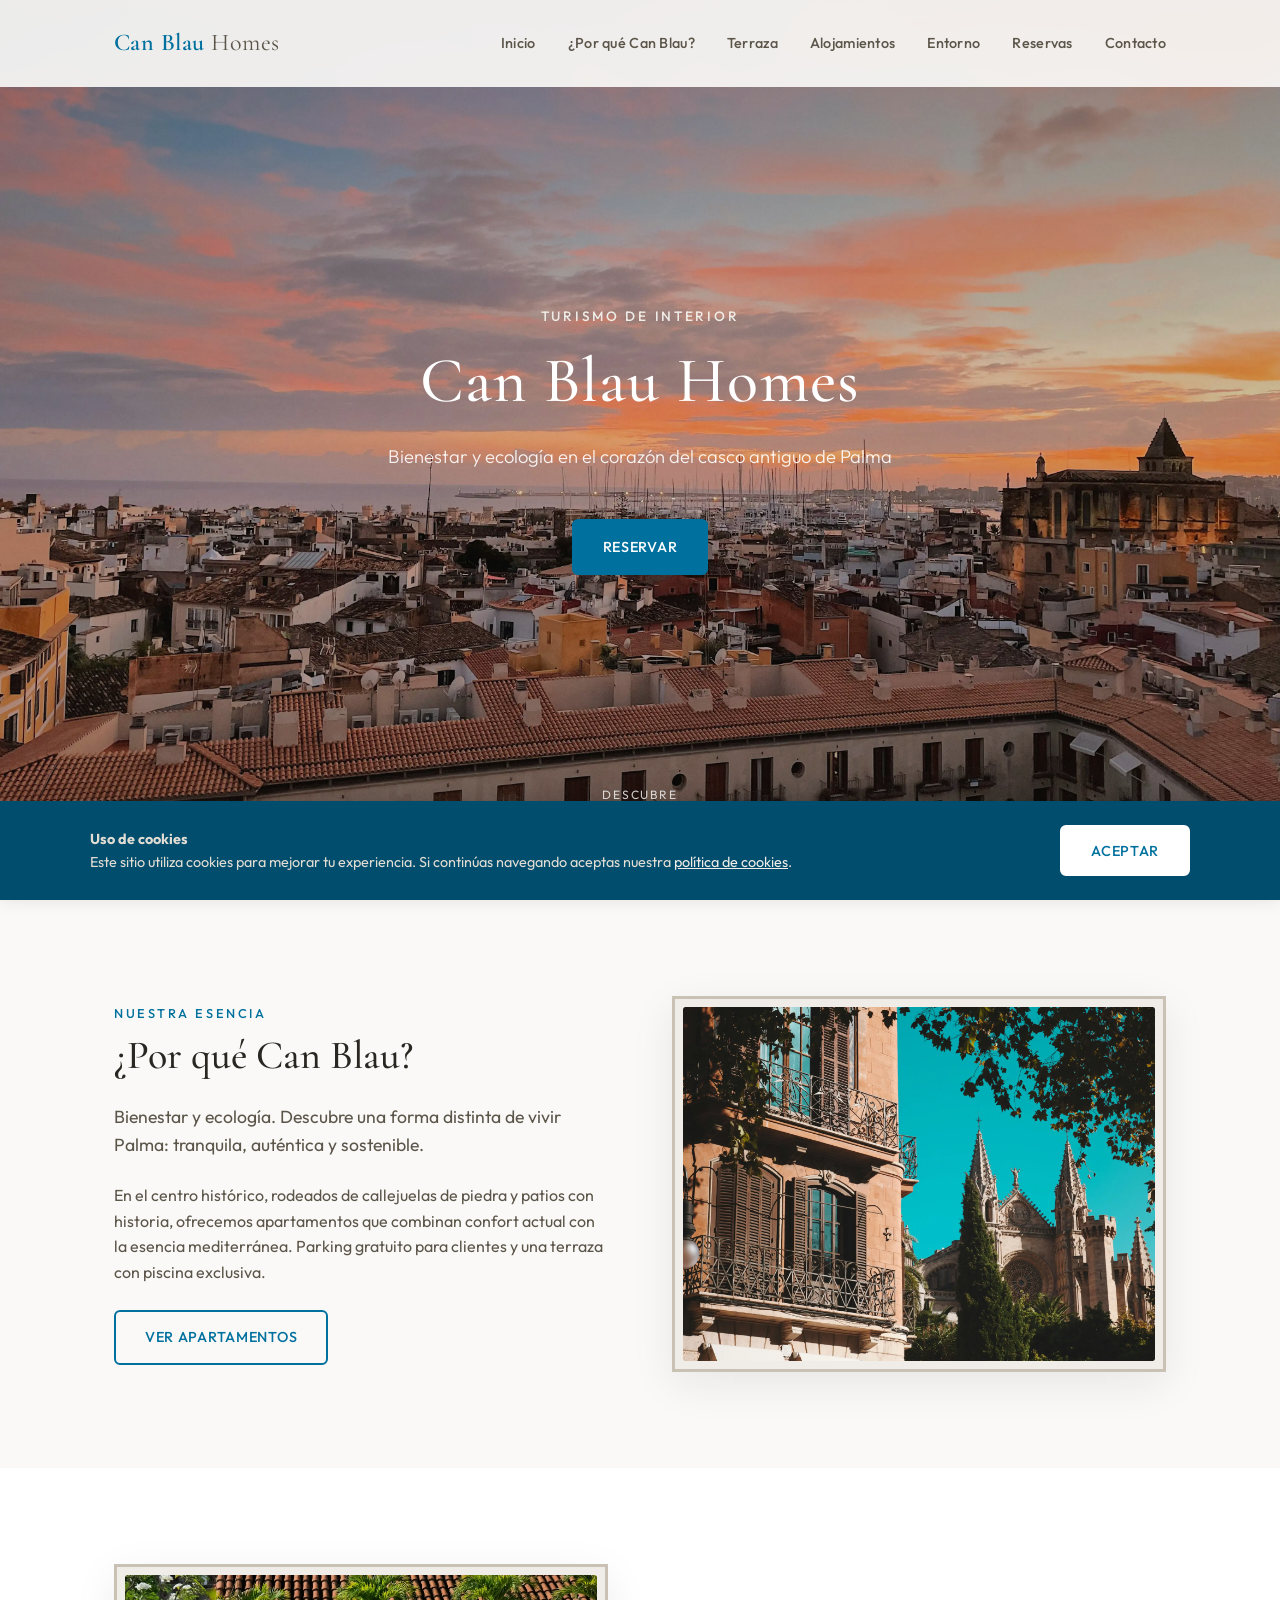
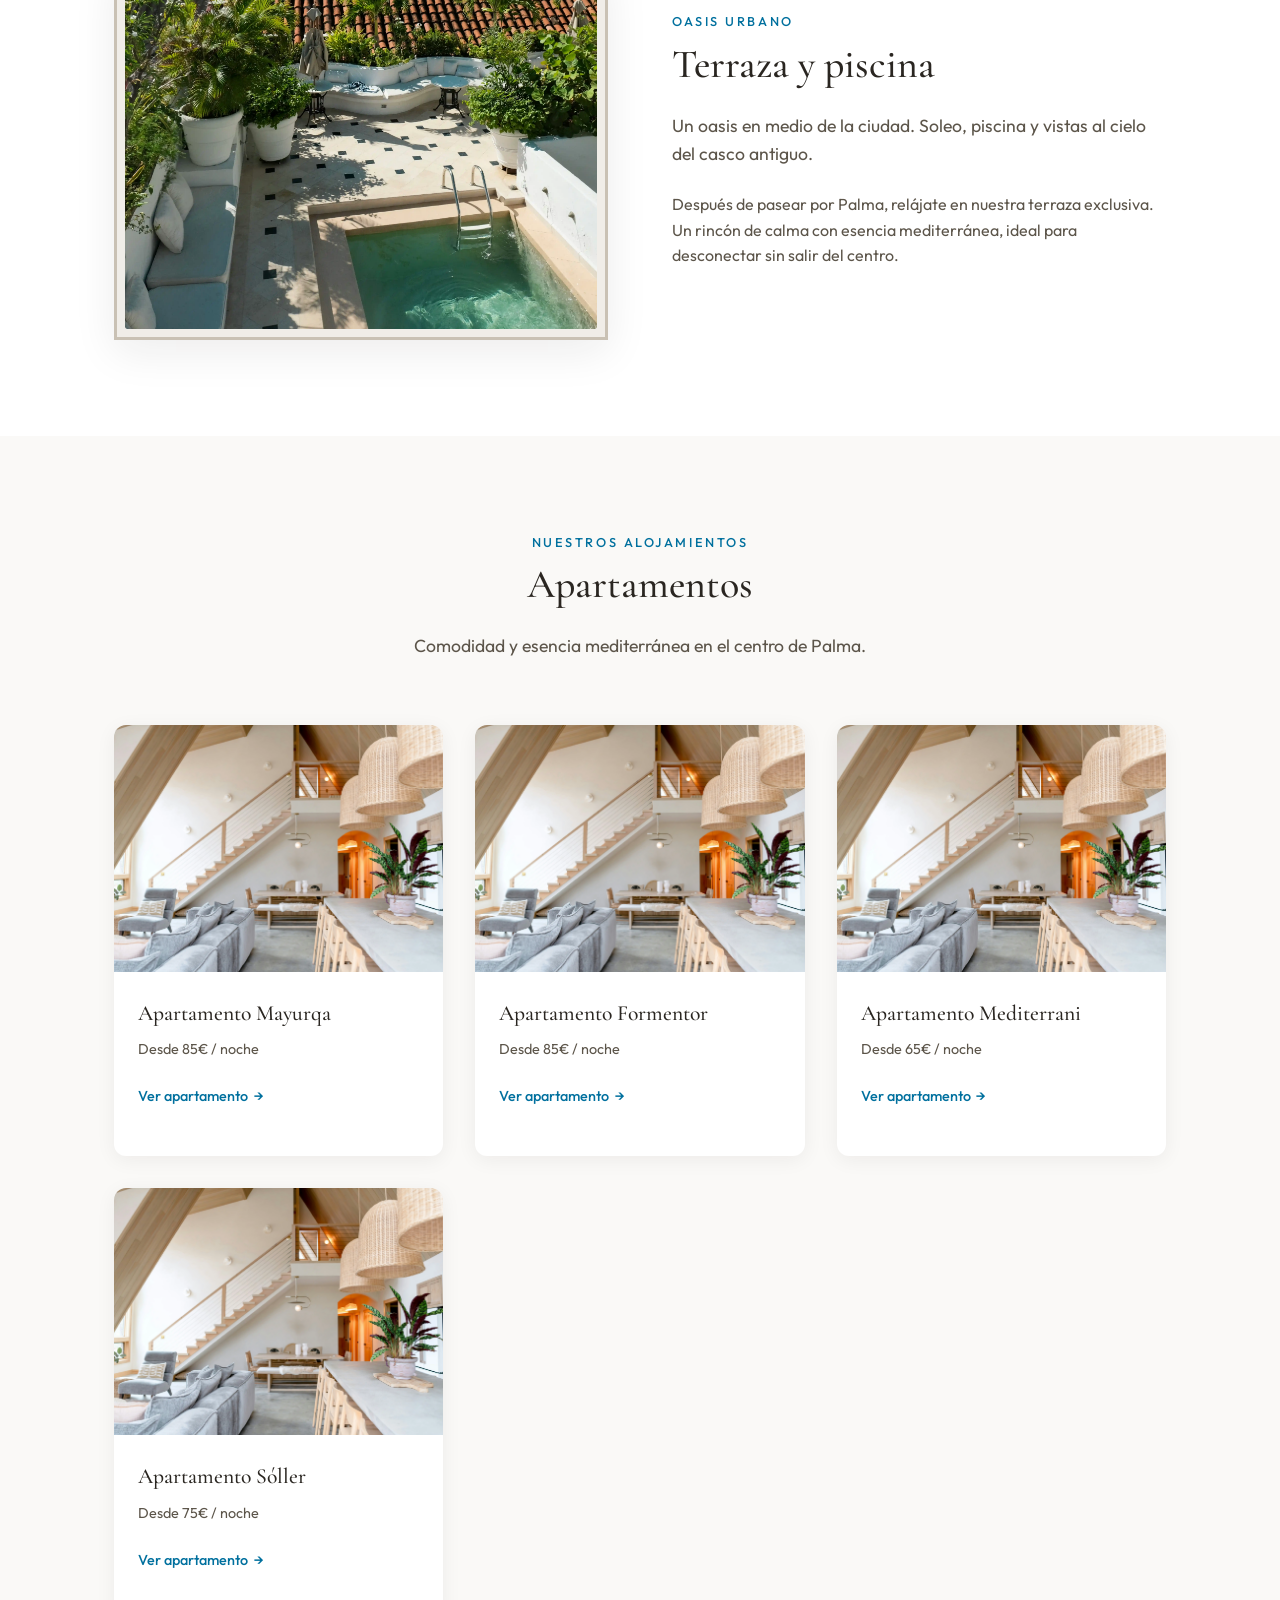
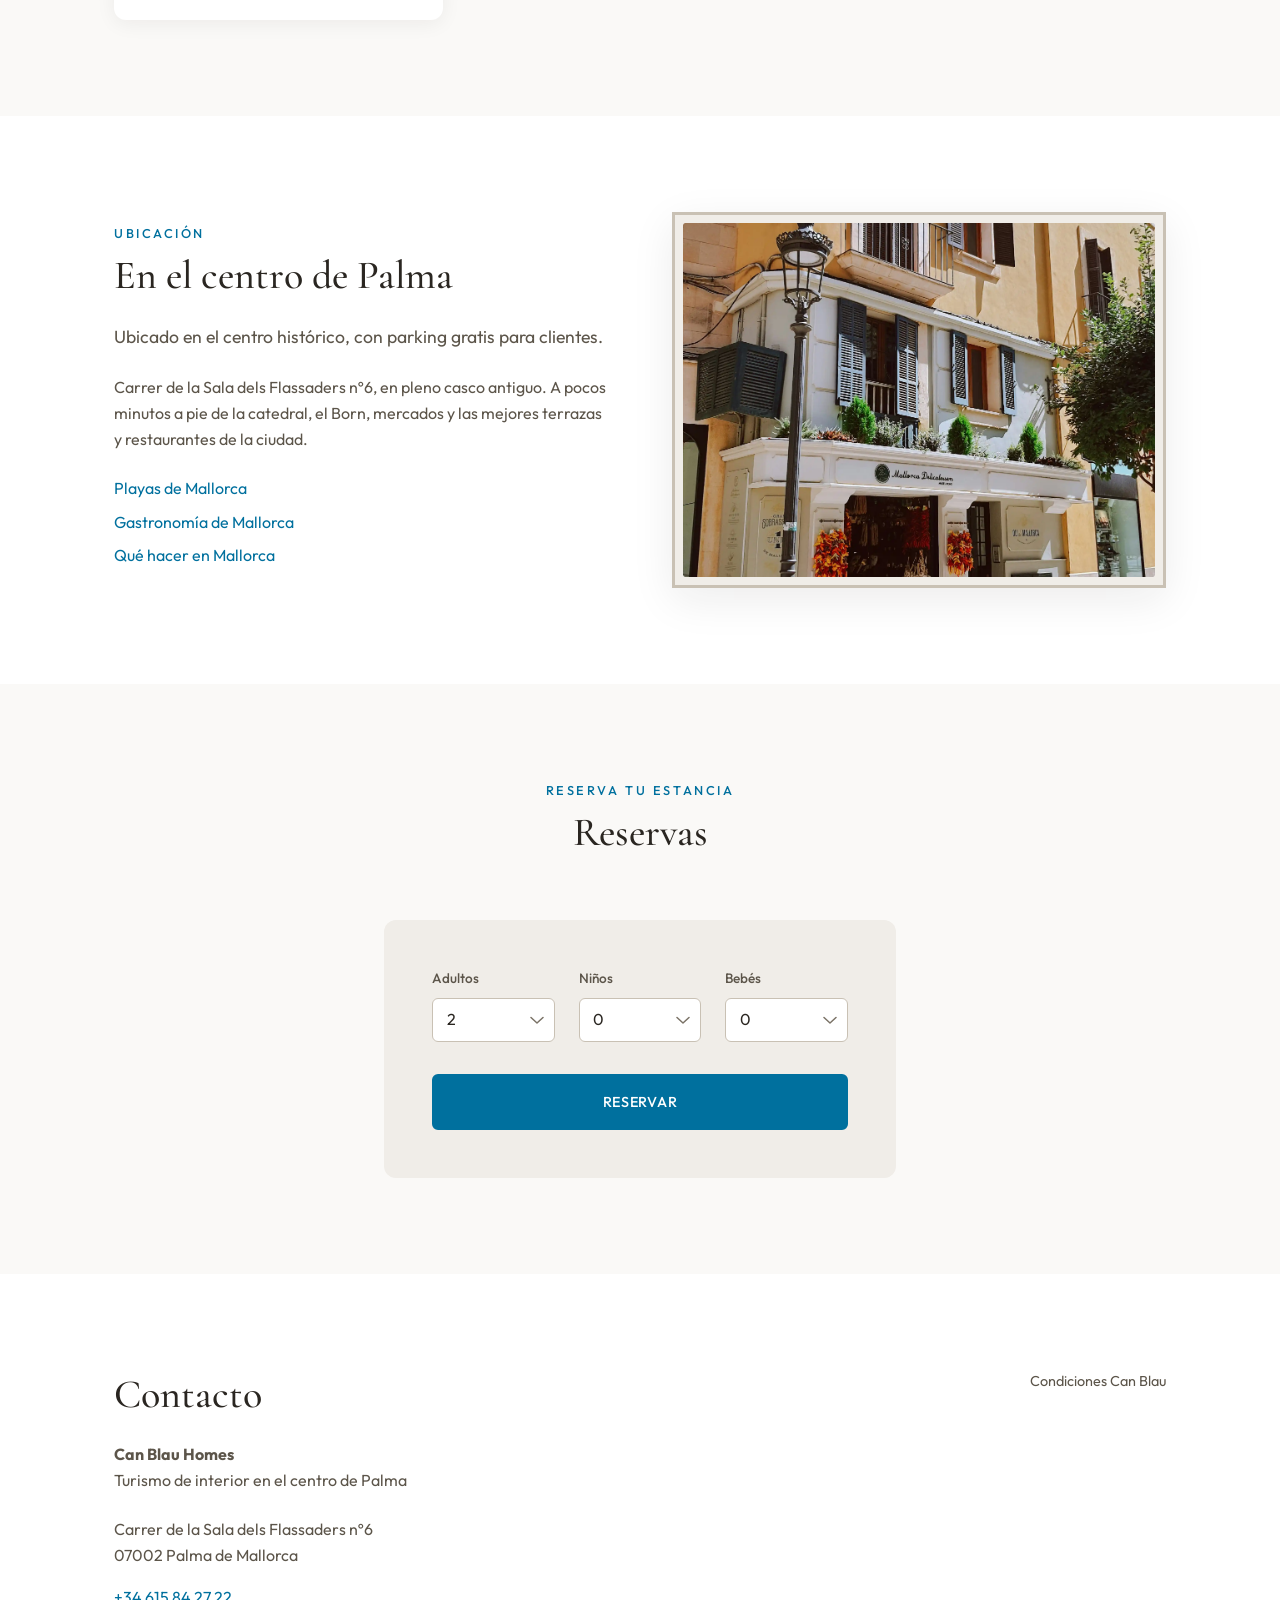
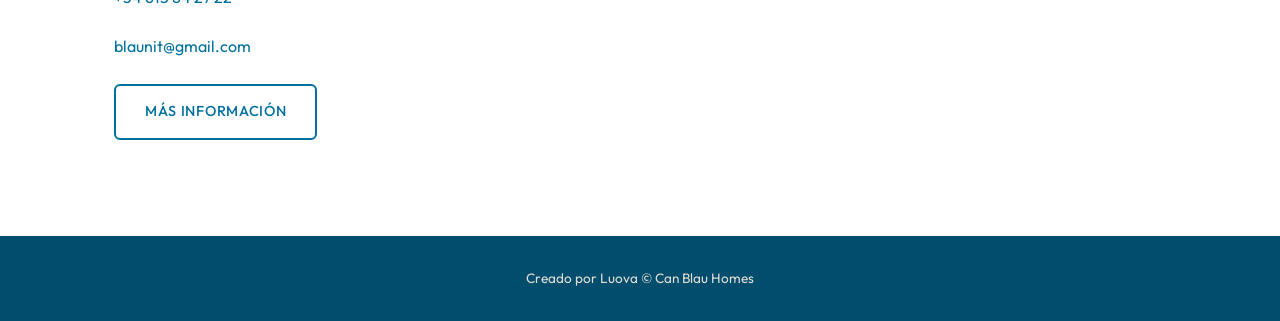
<file: index.html>
<!doctype html>
<html lang="es">
  <head>
    <meta charset="UTF-8" />
    <meta name="viewport" content="width=device-width, initial-scale=1.0" />
    <title>Can Blau Homes – Turismo de interior en el centro de Palma</title>
    <meta
      name="description"
      content="Apartamentos de lujo en el casco antiguo de Palma de Mallorca. Bienestar, ecología y esencia mediterránea."
    />
    <link rel="preconnect" href="https://fonts.googleapis.com" />
    <link rel="preconnect" href="https://fonts.gstatic.com" crossorigin />
    <link
      href="https://fonts.googleapis.com/css2?family=Cormorant+Garamond:ital,wght@0,400;0,500;0,600;0,700;1,400&family=Outfit:wght@300;400;500;600&display=swap"
      rel="stylesheet"
    />
    <link rel="stylesheet" href="styles.css" />
  </head>
  <body>
    <header class="header">
      <div class="header-inner">
        <a href="index.html" class="logo">Can Blau <span>Homes</span></a>
        <button
          type="button"
          class="nav-toggle"
          aria-expanded="false"
          aria-controls="site-nav"
          aria-label="Abrir menú"
        >
          <span></span><span></span><span></span>
        </button>
        <nav id="site-nav" class="nav" aria-label="Principal">
          <ul>
            <li><a href="#inicio">Inicio</a></li>
            <li><a href="#porque">¿Por qué Can Blau?</a></li>
            <li><a href="#terraza">Terraza</a></li>
            <li><a href="#alojamientos">Alojamientos</a></li>
            <li><a href="#entorno">Entorno</a></li>
            <li><a href="#reservas">Reservas</a></li>
            <li><a href="#contacto">Contacto</a></li>
          </ul>
        </nav>
      </div>
    </header>

    <div class="nav-overlay" id="nav-overlay" aria-hidden="true"></div>

    <main>
      <section id="inicio" class="hero">
        <div class="hero-bg"></div>
        <div class="hero-inner">
          <div class="hero-content">
            <p class="hero-label">Turismo de interior</p>
            <h1>Can Blau Homes</h1>
            <p class="hero-subtitle">
              Bienestar y ecología en el corazón del casco antiguo de Palma
            </p>
          </div>
        </div>
        <p class="hero-cta">
          <a href="#reservas" class="btn btn-primary">Reservar</a>
        </p>
        <a
          href="#porque"
          class="hero-scroll"
          aria-label="Descubre la experiencia, ir a ¿Por qué Can Blau?"
        >
          <span>Descubre</span>
          <div class="scroll-line" aria-hidden="true"></div>
        </a>
      </section>

      <section id="porque" class="section section-porque">
        <div class="container">
          <div class="section-grid">
            <div class="section-content">
              <span class="section-label">Nuestra esencia</span>
              <h2>¿Por qué Can Blau?</h2>
              <p class="lead">
                Bienestar y ecología. Descubre una forma distinta de vivir
                Palma: tranquila, auténtica y sostenible.
              </p>
              <p>
                En el centro histórico, rodeados de callejuelas de piedra y
                patios con historia, ofrecemos apartamentos que combinan confort
                actual con la esencia mediterránea. Parking gratuito para
                clientes y una terraza con piscina exclusiva.
              </p>
              <a href="#alojamientos" class="btn btn-outline"
                >Ver apartamentos</a
              >
            </div>
            <div class="section-image">
              <div class="frame frame-classic">
                <div class="frame-inner frame-inner--photo">
                  <img
                    src="img/centre.webp"
                    alt="Calles y ambiente del casco antiguo de Palma"
                    width="800"
                    height="600"
                    loading="lazy"
                  />
                </div>
              </div>
            </div>
          </div>
        </div>
      </section>

      <section id="terraza" class="section section-terraza">
        <div class="container">
          <div class="section-grid section-grid-reverse">
            <div class="section-content">
              <span class="section-label">Oasis urbano</span>
              <h2>Terraza y piscina</h2>
              <p class="lead">
                Un oasis en medio de la ciudad. Soleo, piscina y vistas al cielo
                del casco antiguo.
              </p>
              <p>
                Después de pasear por Palma, relájate en nuestra terraza
                exclusiva. Un rincón de calma con esencia mediterránea, ideal
                para desconectar sin salir del centro.
              </p>
            </div>
            <div class="section-image">
              <div class="frame frame-classic">
                <div
                  class="frame-inner frame-inner--photo frame-inner--photo-bottom"
                >
                  <img
                    src="img/rooftop.webp"
                    alt="Terraza y piscina en Can Blau Homes"
                    width="800"
                    height="600"
                    loading="lazy"
                  />
                </div>
              </div>
            </div>
          </div>
        </div>
      </section>

      <section id="alojamientos" class="section section-alojamientos">
        <div class="container">
          <header class="section-header">
            <span class="section-label">Nuestros alojamientos</span>
            <h2>Apartamentos</h2>
            <p class="lead">
              Comodidad y esencia mediterránea en el centro de Palma.
            </p>
          </header>
          <div class="apartamentos-grid" id="apartments-catalog"></div>
        </div>
      </section>

      <section id="entorno" class="section section-entorno">
        <div class="container">
          <div class="section-grid">
            <div class="section-content">
              <span class="section-label">Ubicación</span>
              <h2>En el centro de Palma</h2>
              <p class="lead">
                Ubicado en el centro histórico, con parking gratis para
                clientes.
              </p>
              <p>
                Carrer de la Sala dels Flassaders nº6, en pleno casco antiguo. A
                pocos minutos a pie de la catedral, el Born, mercados y las
                mejores terrazas y restaurantes de la ciudad.
              </p>
              <ul class="entorno-links">
                <li><a href="#">Playas de Mallorca</a></li>
                <li><a href="#">Gastronomía de Mallorca</a></li>
                <li><a href="#">Qué hacer en Mallorca</a></li>
              </ul>
            </div>
            <div class="section-image">
              <div class="frame frame-classic">
                <div class="frame-inner frame-inner--photo">
                  <img
                    src="img/centre2.webp"
                    alt="Palma de Mallorca, centro histórico"
                    width="800"
                    height="600"
                    loading="lazy"
                  />
                </div>
              </div>
            </div>
          </div>
        </div>
      </section>

      <section id="reservas" class="section section-reservas">
        <div class="container container-narrow">
          <header class="section-header">
            <span class="section-label">Reserva tu estancia</span>
            <h2>Reservas</h2>
          </header>
          <div class="reserva-form-wrap">
            <div class="reserva-selectors">
              <div class="selector">
                <label for="adultos">Adultos</label>
                <select id="adultos" name="adultos">
                  <option value="1">1</option>
                  <option value="2" selected>2</option>
                  <option value="3">3</option>
                  <option value="4">4</option>
                  <option value="5">5</option>
                  <option value="6">6</option>
                  <option value="7">7</option>
                  <option value="8">8</option>
                  <option value="9">9</option>
                  <option value="10">10</option>
                </select>
              </div>
              <div class="selector">
                <label for="ninos">Niños</label>
                <select id="ninos" name="ninos">
                  <option value="0" selected>0</option>
                  <option value="1">1</option>
                  <option value="2">2</option>
                  <option value="3">3</option>
                  <option value="4">4</option>
                  <option value="5">5</option>
                  <option value="6">6</option>
                  <option value="7">7</option>
                  <option value="8">8</option>
                  <option value="9">9</option>
                  <option value="10">10</option>
                </select>
              </div>
              <div class="selector">
                <label for="bebes">Bebés</label>
                <select id="bebes" name="bebes">
                  <option value="0" selected>0</option>
                  <option value="1">1</option>
                  <option value="2">2</option>
                  <option value="3">3</option>
                  <option value="4">4</option>
                  <option value="5">5</option>
                </select>
              </div>
            </div>
            <a
              href="mailto:blaunit@gmail.com?subject=Reserva%20Can%20Blau%20Homes"
              class="btn btn-primary btn-block"
              data-reserva-mailto
              >Reservar</a
            >
          </div>
        </div>
      </section>

      <section id="contacto" class="section section-contacto">
        <div class="container">
          <div class="contacto-grid">
            <div class="contacto-info">
              <h2>Contacto</h2>
              <p>
                <strong>Can Blau Homes</strong><br />Turismo de interior en el
                centro de Palma
              </p>
              <address>
                Carrer de la Sala dels Flassaders nº6<br />
                07002 Palma de Mallorca
              </address>
              <p><a href="tel:+34615842722">+34 615 84 27 22</a></p>
              <p><a href="mailto:blaunit@gmail.com">blaunit@gmail.com</a></p>
              <a href="#" class="btn btn-outline">Más información</a>
            </div>
            <div class="contacto-legal">
              <p><a href="#">Condiciones Can Blau</a></p>
            </div>
          </div>
        </div>
      </section>
    </main>

    <footer class="footer">
      <div class="container">
        <p class="footer-credits">Creado por Luova © Can Blau Homes</p>
      </div>
    </footer>

    <div id="cookie-notice" class="cookie-notice">
      <div class="cookie-inner">
        <p>
          <strong>Uso de cookies</strong><br />Este sitio utiliza cookies para
          mejorar tu experiencia. Si continúas navegando aceptas nuestra
          <a href="#">política de cookies</a>.
        </p>
        <button id="cookie-accept" class="btn btn-primary">Aceptar</button>
      </div>
    </div>

    <script src="script.js"></script>
    <script src="home-apartments.js"></script>
  </body>
</html>
</file>
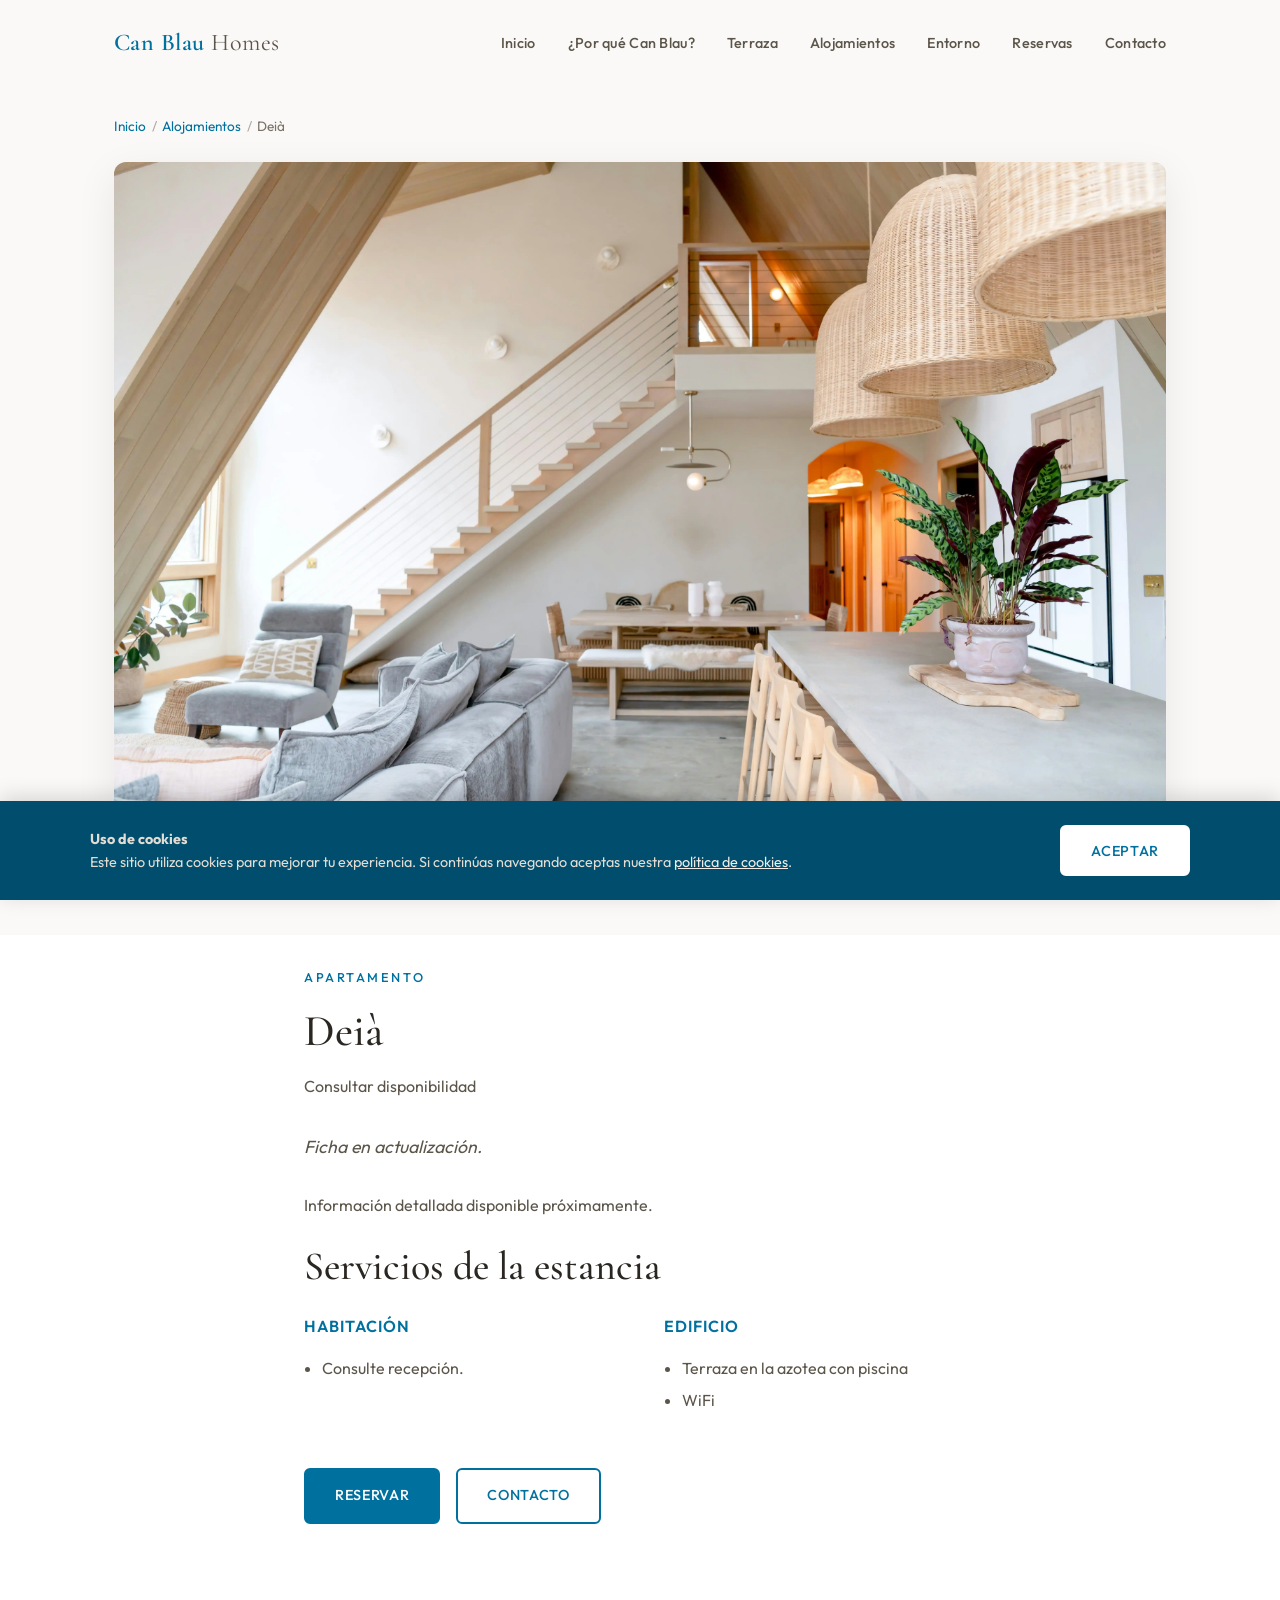
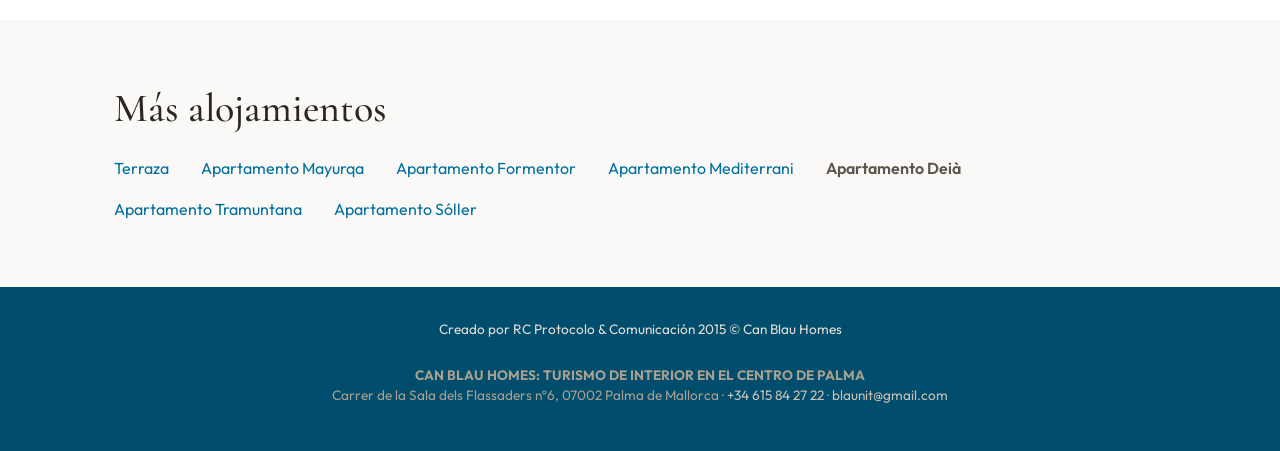
<file: apartments/deia/index.html>
<!DOCTYPE html>
<html lang="es">
<head>
  <meta charset="UTF-8" />
  <script>
    (function () {
      var p = location.pathname;
      if (p.endsWith("/")) return;
      if (/\.html?$/i.test(p)) p = p.replace(/\/[^/]+$/, "/");
      else p = p + "/";
      var b = document.createElement("base");
      b.href = location.origin + p;
      var m = document.querySelector("meta[charset]");
      if (m && m.parentNode) m.parentNode.insertBefore(b, m.nextSibling);
      else document.head.insertBefore(b, document.head.firstChild);
    })();
  </script>
  <meta name="viewport" content="width=device-width, initial-scale=1.0" />
  <title>Apartamento – Can Blau Homes</title>
  <meta name="description" content="" />
  <link rel="preconnect" href="https://fonts.googleapis.com" />
  <link rel="preconnect" href="https://fonts.gstatic.com" crossorigin />
  <link href="https://fonts.googleapis.com/css2?family=Cormorant+Garamond:ital,wght@0,400;0,500;0,600;0,700;1,400&family=Outfit:wght@300;400;500;600&display=swap" rel="stylesheet" />
  <link rel="stylesheet" href="../../styles.css" />
</head>
<body class="page-apartment">
  <header class="header">
    <div class="header-inner">
      <a href="../../index.html" class="logo">Can Blau <span>Homes</span></a>
      <button type="button" class="nav-toggle" aria-expanded="false" aria-controls="site-nav" aria-label="Abrir menú">
        <span></span><span></span><span></span>
      </button>
      <nav id="site-nav" class="nav" aria-label="Principal">
        <ul>
          <li><a href="../../index.html#inicio">Inicio</a></li>
          <li><a href="../../index.html#porque">¿Por qué Can Blau?</a></li>
          <li><a href="../../index.html#terraza">Terraza</a></li>
          <li><a href="../../index.html#alojamientos">Alojamientos</a></li>
          <li><a href="../../index.html#entorno">Entorno</a></li>
          <li><a href="../../index.html#reservas">Reservas</a></li>
          <li><a href="../../index.html#contacto">Contacto</a></li>
        </ul>
      </nav>
    </div>
  </header>

  <div class="nav-overlay" id="nav-overlay" aria-hidden="true"></div>

  <main id="apartment-main"></main>

  <footer class="footer">
    <div class="container">
      <p class="footer-credits">Creado por RC Protocolo & Comunicación 2015 © Can Blau Homes</p>
      <p class="footer-address">
        <strong>CAN BLAU HOMES: TURISMO DE INTERIOR EN EL CENTRO DE PALMA</strong><br />
        Carrer de la Sala dels Flassaders nº6, 07002 Palma de Mallorca ·
        <a href="tel:+34615842722">+34 615 84 27 22</a> ·
        <a href="mailto:blaunit@gmail.com">blaunit@gmail.com</a>
      </p>
    </div>
  </footer>

  <div id="cookie-notice" class="cookie-notice">
    <div class="cookie-inner">
      <p><strong>Uso de cookies</strong><br />Este sitio utiliza cookies para mejorar tu experiencia. Si continúas navegando aceptas nuestra <a href="#">política de cookies</a>.</p>
      <button id="cookie-accept" class="btn btn-primary">Aceptar</button>
    </div>
  </div>

  <script src="../../script.js"></script>
  <script src="../catalog-embed.js"></script>
  <script src="./apartment-embed.js"></script>
  <script src="../../apartment-carousel.js"></script>
  <script src="../../apartment-page.js"></script>
</body>
</html>
</file>
<file: styles.css>
/* ============================================
   Can Blau Homes – Estilos
   Moderno con toque clásico, casco antiguo Palma
   ============================================ */

:root {
  /* Paleta mediterránea + piedra del casco antiguo */
  --stone-50: #faf9f7;
  --stone-100: #f0ede8;
  --stone-200: #e2ddd4;
  --stone-300: #c9c1b4;
  --stone-400: #a89f8f;
  --stone-500: #7a7266;
  --stone-600: #5c554a;
  --stone-700: #3d3830;
  --stone-800: #2a2621;
  --stone-900: #1a1815;

  --sage-100: #e8ebe6;
  --sage-200: #d4dcd2;
  --sage-300: #a8b5a0;
  --sage-400: #7d8f72;

  --terracotta-100: #f5eae6;
  --terracotta-200: #e8d4cc;
  --terracotta-300: #c9a898;

  /* Color corporativo Can Blau */
  --brand: #00709e;
  --brand-hover: #005a7a;
  --brand-light: rgba(0, 112, 158, 0.08);
  --brand-dark: #004d6d;

  --accent: var(--brand);
  --accent-hover: var(--brand-hover);
  --text: var(--stone-800);
  --text-muted: var(--stone-600);
  --bg: var(--stone-50);
  --bg-section: #fff;

  --font-serif: "Cormorant Garamond", Georgia, serif;
  --font-sans: "Outfit", system-ui, sans-serif;

  --space-xs: 0.5rem;
  --space-sm: 1rem;
  --space-md: 1.5rem;
  --space-lg: 2rem;
  --space-xl: 3rem;
  --space-2xl: 4rem;
  --space-3xl: 6rem;

  --radius: 6px;
  --radius-lg: 12px;
  --shadow: 0 4px 20px rgba(26, 24, 21, 0.06);
  --shadow-lg: 0 12px 40px rgba(26, 24, 21, 0.08);
}

*,
*::before,
*::after {
  box-sizing: border-box;
}

html {
  scroll-behavior: smooth;
}

body.nav-open {
  overflow: hidden;
}

body {
  margin: 0;
  font-family: var(--font-sans);
  font-size: 1rem;
  line-height: 1.6;
  color: var(--text);
  background: var(--bg);
}

img {
  max-width: 100%;
  height: auto;
  display: block;
}

a {
  color: var(--accent);
  text-decoration: none;
  transition: color 0.2s ease;
}
a:hover {
  color: var(--accent-hover);
}

.container {
  width: 100%;
  max-width: 1100px;
  margin: 0 auto;
  padding: 0 var(--space-md);
}

.container-narrow {
  max-width: 560px;
}

/* ----- Header ----- */
.header {
  position: fixed;
  top: 0;
  left: 0;
  right: 0;
  z-index: 100;
  padding: var(--space-md) 0;
  background: rgba(250, 249, 247, 0.92);
  backdrop-filter: blur(10px);
  border-bottom: 1px solid transparent;
  transition:
    border-color 0.2s,
    box-shadow 0.2s;
}

.header.scrolled {
  border-color: var(--stone-200);
  box-shadow: var(--shadow);
}

.header-inner {
  max-width: 1100px;
  margin: 0 auto;
  padding: 0 var(--space-md);
  display: flex;
  align-items: center;
  justify-content: space-between;
}

.logo {
  font-family: var(--font-serif);
  font-size: 1.5rem;
  font-weight: 600;
  color: var(--brand);
  letter-spacing: 0.02em;
}
.logo span {
  font-weight: 400;
  color: var(--stone-600);
}

.nav-toggle {
  display: none;
  flex-direction: column;
  justify-content: center;
  align-items: center;
  width: 44px;
  height: 44px;
  padding: 0;
  background: none;
  border: none;
  cursor: pointer;
  position: relative;
  z-index: 1;
}
.nav-toggle span {
  display: block;
  width: 24px;
  height: 2px;
  background: var(--stone-700);
  transition:
    transform 0.25s ease,
    opacity 0.25s ease;
}
.nav-toggle span + span {
  margin-top: 6px;
}

.nav ul {
  list-style: none;
  margin: 0;
  padding: 0;
  display: flex;
  gap: var(--space-lg);
}

.nav a {
  font-size: 0.9rem;
  font-weight: 500;
  color: var(--stone-600);
  letter-spacing: 0.02em;
}
.nav a:hover {
  color: var(--stone-800);
}

/* ----- Hero ----- */
.hero {
  position: relative;
  min-height: 100vh;
  display: flex;
  flex-direction: column;
  align-items: center;
  justify-content: center;
  padding: var(--space-3xl) var(--space-md) calc(var(--space-3xl) + 2rem);
  overflow: hidden;
}

.hero-bg {
  position: absolute;
  inset: 0;
  background:
    linear-gradient(
      180deg,
      rgba(26, 24, 21, 0.35) 0%,
      rgba(26, 24, 21, 0.1) 50%,
      rgba(26, 24, 21, 0.4) 100%
    ),
    url("img/hero.webp") center / cover no-repeat;
}

.hero-inner {
  position: relative;
  z-index: 1;
  width: 100%;
  max-width: 640px;
  margin: 0 auto;
  padding: 0 var(--space-md);
}

.hero-content {
  position: relative;
  text-align: center;
}

.hero-cta {
  position: relative;
  z-index: 1;
  margin: var(--space-xl) 0 0;
  text-align: center;
}

.hero-cta .btn {
  margin: 0;
}

.hero-label {
  font-size: 0.85rem;
  font-weight: 500;
  letter-spacing: 0.2em;
  text-transform: uppercase;
  color: var(--stone-100);
  margin-bottom: var(--space-sm);
}

.hero h1 {
  font-family: var(--font-serif);
  font-size: clamp(2.5rem, 8vw, 4rem);
  font-weight: 500;
  color: #fff;
  margin: 0 0 var(--space-md);
  letter-spacing: 0.02em;
  line-height: 1.15;
}

.hero-subtitle {
  font-size: 1.15rem;
  color: rgba(255, 255, 255, 0.9);
  margin: 0;
  font-weight: 300;
}

.btn {
  display: inline-block;
  padding: 0.9rem 1.8rem;
  font-family: var(--font-sans);
  font-size: 0.9rem;
  font-weight: 500;
  letter-spacing: 0.05em;
  text-transform: uppercase;
  border-radius: var(--radius);
  transition:
    background 0.2s,
    color 0.2s,
    border-color 0.2s;
  cursor: pointer;
  border: 2px solid transparent;
}

.btn-primary {
  background: var(--brand);
  color: #fff;
  border-color: var(--brand);
}
.btn-primary:hover {
  background: var(--brand-hover);
  border-color: var(--brand-hover);
  color: #fff;
}

.btn-outline {
  background: transparent;
  color: var(--brand);
  border-color: var(--brand);
}
.btn-outline:hover {
  background: var(--brand-light);
  border-color: var(--brand-hover);
  color: var(--brand-hover);
}

.btn-block {
  width: 100%;
  text-align: center;
}

a.hero-scroll {
  position: absolute;
  bottom: var(--space-xl);
  left: 50%;
  transform: translateX(-50%);
  display: flex;
  flex-direction: column;
  align-items: center;
  justify-content: center;
  gap: var(--space-xs);
  color: rgba(255, 255, 255, 0.85);
  font-size: 0.75rem;
  letter-spacing: 0.15em;
  text-transform: uppercase;
  text-decoration: none;
  cursor: pointer;
  transition:
    color 0.2s ease,
    opacity 0.2s ease;
}

a.hero-scroll:hover,
a.hero-scroll:focus-visible {
  color: #fff;
  opacity: 1;
  outline: none;
}

a.hero-scroll:focus-visible {
  box-shadow: 0 0 0 2px rgba(255, 255, 255, 0.5);
  border-radius: 4px;
}

.scroll-line {
  width: 1px;
  height: 40px;
  background: linear-gradient(to bottom, rgba(255, 255, 255, 0.6), transparent);
  animation: scrollPulse 2s ease-in-out infinite;
}

@keyframes scrollPulse {
  0%,
  100% {
    opacity: 0.4;
    transform: scaleY(0.8);
  }
  50% {
    opacity: 1;
    transform: scaleY(1);
  }
}

@media (max-width: 768px) {
  .hero-cta {
    margin-top: var(--space-lg);
  }
}

/* ----- Sections ----- */
.section {
  padding: var(--space-3xl) 0;
  background: var(--bg-section);
}

.section:nth-child(even) {
  background: var(--stone-50);
}

.section-label {
  display: block;
  font-size: 0.8rem;
  font-weight: 500;
  letter-spacing: 0.2em;
  text-transform: uppercase;
  color: var(--brand);
  margin-bottom: var(--space-xs);
}

.section h2 {
  font-family: var(--font-serif);
  font-size: clamp(1.9rem, 4vw, 2.5rem);
  font-weight: 500;
  color: var(--stone-800);
  margin: 0 0 var(--space-md);
  line-height: 1.2;
}

.lead {
  font-size: 1.1rem;
  color: var(--stone-600);
  margin: 0 0 var(--space-sm);
}

.section p {
  margin: 0 0 var(--space-md);
  color: var(--text-muted);
}

.section-header {
  text-align: center;
  max-width: 560px;
  margin: 0 auto var(--space-2xl);
}

.section-header .lead {
  margin-bottom: 0;
}

.section-grid {
  display: grid;
  grid-template-columns: 1fr 1fr;
  gap: var(--space-2xl);
  align-items: center;
}

.section-grid-reverse .section-content {
  order: 2;
}
.section-grid-reverse .section-image {
  order: 1;
}

.frame-classic {
  border: 3px solid var(--stone-300);
  padding: 8px;
  background: var(--stone-100);
  box-shadow: var(--shadow-lg);
}

.frame-inner {
  width: 100%;
  border-radius: 2px;
}

.frame-inner--photo {
  overflow: hidden;
  line-height: 0;
}

.frame-inner--photo img {
  width: 100%;
  aspect-ratio: 4 / 3;
  object-fit: cover;
  display: block;
  border-radius: 2px;
}

/* Encuadre en la parte inferior (terraza / rooftop) */
.frame-inner--photo-bottom img {
  object-position: center bottom;
}

/* Apartamentos grid */
.apartamentos-grid {
  display: grid;
  grid-template-columns: repeat(auto-fill, minmax(240px, 1fr));
  gap: var(--space-lg);
}

.apartamento-card {
  background: #fff;
  border-radius: var(--radius-lg);
  overflow: hidden;
  box-shadow: var(--shadow);
  transition:
    transform 0.2s,
    box-shadow 0.2s;
}

.apartamento-card:hover {
  transform: translateY(-4px);
  box-shadow: var(--shadow-lg);
}

.apartamento-image {
  aspect-ratio: 4/3;
}

.apartamento-body {
  padding: var(--space-md);
}

.apartamento-body h3 {
  font-family: var(--font-serif);
  font-size: 1.35rem;
  font-weight: 500;
  margin: 0 0 var(--space-xs);
  color: var(--stone-800);
}

.apartamento-title-link {
  color: inherit;
  text-decoration: none;
}

.apartamento-title-link:hover {
  color: var(--brand);
}

.apartamento-links {
  display: flex;
  flex-wrap: wrap;
  align-items: center;
  gap: var(--space-md);
  margin: 0;
}

.apartment-loading {
  text-align: center;
  padding: var(--space-2xl);
  color: var(--stone-600);
}

.apartamentos-error {
  grid-column: 1 / -1;
  padding: var(--space-md);
  color: var(--stone-600);
}

.apartamento-price {
  font-size: 0.9rem;
  color: var(--stone-500);
  margin: 0 0 var(--space-sm);
}

.link-arrow {
  font-size: 0.9rem;
  font-weight: 500;
  display: inline-flex;
  align-items: center;
  gap: 0.35rem;
}
.link-arrow::after {
  content: "→";
}

.entorno-links {
  list-style: none;
  padding: 0;
  margin: var(--space-md) 0 0;
}
.entorno-links li {
  margin-bottom: var(--space-xs);
}

/* Reservas */
.reserva-form-wrap {
  background: var(--stone-100);
  padding: var(--space-xl);
  border-radius: var(--radius-lg);
}

.reserva-selectors {
  display: grid;
  grid-template-columns: repeat(3, 1fr);
  gap: var(--space-md);
  margin-bottom: var(--space-lg);
}

.selector label {
  display: block;
  font-size: 0.85rem;
  font-weight: 500;
  color: var(--stone-600);
  margin-bottom: var(--space-xs);
}

/* Selects: Safari/iOS necesitan appearance:none + flecha propia para alineación correcta */
.selector select {
  width: 100%;
  box-sizing: border-box;
  margin: 0;
  padding: 0.65rem 2.35rem 0.65rem 0.85rem;
  min-height: 2.75rem;
  font-family: var(--font-sans);
  font-size: 1rem; /* ≥16px evita zoom al enfocar en iOS */
  line-height: 1.35;
  color: var(--stone-800);
  background-color: #fff;
  border: 1px solid var(--stone-300);
  border-radius: var(--radius);
  appearance: none;
  -webkit-appearance: none;
  -moz-appearance: none;
  cursor: pointer;
  background-image: url("data:image/svg+xml,%3Csvg xmlns='http://www.w3.org/2000/svg' width='14' height='9' viewBox='0 0 14 9' fill='none'%3E%3Cpath d='M1 1.5L7 7l6-5.5' stroke='%237a7266' stroke-width='1.5' stroke-linecap='round' stroke-linejoin='round'/%3E%3C/svg%3E");
  background-repeat: no-repeat;
  background-position: right 0.65rem center;
  background-size: 0.85rem auto;
}

.selector select:focus {
  outline: none;
  border-color: var(--brand);
  box-shadow: 0 0 0 3px var(--brand-light);
}

.selector select::-ms-expand {
  display: none;
}

/* Contacto */
.contacto-grid {
  display: grid;
  grid-template-columns: 1fr auto;
  gap: var(--space-2xl);
  align-items: start;
}

.contacto-info h2 {
  margin-bottom: var(--space-md);
}

.contacto-info address {
  font-style: normal;
  margin: var(--space-sm) 0;
  color: var(--stone-600);
}

.contacto-legal {
  font-size: 0.9rem;
  color: var(--stone-500);
}

.contacto-legal a {
  color: var(--stone-600);
}

/* Footer */
.footer {
  padding: var(--space-lg) 0;
  background: var(--brand-dark);
  color: var(--stone-200);
  text-align: center;
}

.footer-credits {
  margin: 0;
  font-size: 0.85rem;
}

/* Cookie notice */
.cookie-notice {
  position: fixed;
  bottom: 0;
  left: 0;
  right: 0;
  z-index: 200;
  padding: var(--space-md);
  background: var(--brand-dark);
  color: var(--stone-200);
  box-shadow: 0 -4px 20px rgba(0, 0, 0, 0.15);
  transform: translateY(100%);
  transition: transform 0.3s ease;
}

.cookie-notice.visible {
  transform: translateY(0);
}

.cookie-inner {
  max-width: 1100px;
  margin: 0 auto;
  display: flex;
  align-items: center;
  justify-content: space-between;
  gap: var(--space-md);
  flex-wrap: wrap;
}

.cookie-notice p {
  margin: 0;
  font-size: 0.9rem;
}

.cookie-notice a {
  color: var(--stone-100);
  text-decoration: underline;
}

.cookie-notice .btn-primary {
  background: #fff;
  color: var(--brand);
  border-color: #fff;
  flex-shrink: 0;
}
.cookie-notice .btn-primary:hover {
  background: var(--stone-100);
  color: var(--brand-hover);
  border-color: var(--stone-100);
}

/* Overlay móvil (detrás del panel, clic cierra) */
.nav-overlay {
  display: none;
}

/* Responsive */
@media (max-width: 768px) {
  .nav-overlay {
    display: block;
    position: fixed;
    inset: 0;
    z-index: 998;
    background: rgba(26, 24, 21, 0.45);
    opacity: 0;
    visibility: hidden;
    pointer-events: none;
    transition:
      opacity 0.3s ease,
      visibility 0.3s;
  }

  body.nav-open .nav-overlay {
    opacity: 1;
    visibility: visible;
    pointer-events: auto;
    cursor: pointer;
  }

  /* El nav está dentro del header (contexto z-index 100); sin esto el overlay (998) tapa todo el header */
  body.nav-open .header {
    z-index: 1001;
  }

  .nav-toggle {
    display: flex;
  }

  /* Reserva altura aunque el toggle sea fixed (sale del flujo y encogía la barra) */
  .header-inner {
    min-height: 44px;
  }

  body.nav-open .nav-toggle {
    position: fixed;
    top: max(1rem, env(safe-area-inset-top));
    right: max(1rem, env(safe-area-inset-right));
    z-index: 1000;
  }

  .nav-toggle.is-open span:nth-child(1) {
    transform: translateY(8px) rotate(45deg);
  }

  .nav-toggle.is-open span:nth-child(2) {
    opacity: 0;
    transform: scaleX(0);
  }

  .nav-toggle.is-open span:nth-child(3) {
    transform: translateY(-8px) rotate(-45deg);
  }

  .nav {
    position: fixed;
    top: 0;
    right: 0;
    z-index: 999;
    width: min(280px, 100vw);
    height: 100vh;
    height: 100dvh;
    background: var(--stone-50);
    padding: calc(max(1.25rem, env(safe-area-inset-top)) + 3rem)
      var(--space-2xl) var(--space-2xl);
    transform: translateX(100%);
    transition: transform 0.3s ease;
    box-shadow: -4px 0 20px rgba(0, 0, 0, 0.08);
    overflow-y: auto;
  }

  .nav.open {
    transform: translateX(0);
  }

  .nav ul {
    flex-direction: column;
    gap: var(--space-md);
  }

  .section-grid,
  .section-grid-reverse {
    grid-template-columns: 1fr;
    gap: var(--space-xl);
  }

  .section-grid-reverse .section-content,
  .section-grid-reverse .section-image {
    order: unset;
  }

  .section-image {
    max-width: 400px;
    margin: 0 auto;
  }

  .reserva-selectors {
    grid-template-columns: 1fr;
  }

  .contacto-grid {
    grid-template-columns: 1fr;
  }

  .cookie-inner {
    flex-direction: column;
    text-align: center;
  }
}

@media (max-width: 480px) {
  .apartamentos-grid {
    grid-template-columns: 1fr;
  }
}

/* ----- Página apartamento (apartments/nombre/) ----- */
.page-apartment main {
  padding-top: calc(2 * var(--space-md) + 44px);
}

.apartment-breadcrumb {
  font-size: 0.85rem;
  color: var(--stone-500);
  padding: var(--space-md) var(--space-md) 0;
}

.apartment-breadcrumb a {
  color: var(--brand);
}

.apartment-breadcrumb-sep {
  margin: 0 0.35rem;
  opacity: 0.6;
}

.apartment-carousel-section {
  padding: var(--space-md) var(--space-md) var(--space-xl);
  max-width: 1100px;
  margin: 0 auto;
}

.apartment-carousel {
  outline: none;
}

.apartment-carousel:focus-visible {
  box-shadow: 0 0 0 3px var(--brand-light);
  border-radius: var(--radius-lg);
}

.carousel-viewport {
  overflow: hidden;
  border-radius: var(--radius-lg);
  box-shadow: var(--shadow-lg);
}

.carousel-track {
  display: flex;
  transition: transform 0.35s ease;
}

.carousel-slide {
  flex: 0 0 100%;
  min-width: 0;
}

.carousel-slide img {
  width: 100%;
  aspect-ratio: 16 / 10;
  object-fit: cover;
  display: block;
}

.carousel-controls {
  display: flex;
  align-items: center;
  justify-content: center;
  gap: var(--space-md);
  margin-top: var(--space-md);
}

.carousel-btn {
  width: 44px;
  height: 44px;
  border: 1px solid var(--stone-300);
  background: #fff;
  color: var(--brand);
  font-size: 1.5rem;
  line-height: 1;
  border-radius: var(--radius);
  cursor: pointer;
  transition:
    background 0.2s,
    border-color 0.2s,
    color 0.2s;
}

.carousel-btn:hover {
  background: var(--brand-light);
  border-color: var(--brand);
}

.carousel-dots {
  display: flex;
  gap: 0.5rem;
  align-items: center;
}

.carousel-dot {
  width: 10px;
  height: 10px;
  padding: 0;
  border: none;
  border-radius: 50%;
  background: var(--stone-300);
  cursor: pointer;
  transition:
    background 0.2s,
    transform 0.2s;
}

.carousel-dot.is-active {
  background: var(--brand);
  transform: scale(1.15);
}

.container-text {
  max-width: 720px;
}

.apartment-detail {
  padding-top: var(--space-lg);
}

.apartment-header {
  margin-bottom: var(--space-lg);
}

.apartment-header h1 {
  font-family: var(--font-serif);
  font-size: clamp(2rem, 5vw, 2.75rem);
  font-weight: 500;
  color: var(--stone-800);
  margin: 0 0 var(--space-xs);
}

.apartment-tagline {
  margin: 0;
  color: var(--stone-600);
  font-size: 1rem;
}

.apartment-intro {
  margin-bottom: var(--space-lg);
}

.apartment-lead {
  font-size: 1.1rem;
  color: var(--stone-700);
  line-height: 1.65;
}

.apartment-body p {
  color: var(--text-muted);
}

.apartment-services-title {
  font-family: var(--font-serif);
  font-size: 1.5rem;
  font-weight: 500;
  margin: var(--space-2xl) 0 var(--space-md);
  color: var(--stone-800);
}

.apartment-services {
  display: grid;
  grid-template-columns: 1fr 1fr;
  gap: var(--space-xl);
}

.apartment-services-block h3 {
  font-size: 1rem;
  font-weight: 600;
  color: var(--brand);
  margin: 0 0 var(--space-sm);
  text-transform: uppercase;
  letter-spacing: 0.06em;
}

.apartment-services-block ul {
  margin: 0;
  padding-left: 1.15rem;
  color: var(--text-muted);
}

.apartment-services-block li {
  margin-bottom: 0.4rem;
}

.apartment-extras {
  margin-top: var(--space-lg);
  font-size: 0.95rem;
  color: var(--stone-600);
}

.apartment-cta {
  display: flex;
  flex-wrap: wrap;
  gap: var(--space-sm);
  margin-top: var(--space-xl);
}

.apartment-siblings {
  background: var(--stone-100);
  padding: var(--space-2xl) 0;
}

.apartment-siblings-title {
  font-family: var(--font-serif);
  font-size: 1.35rem;
  font-weight: 500;
  margin: 0 0 var(--space-md);
  color: var(--stone-800);
}

.apartment-siblings-list {
  list-style: none;
  margin: 0;
  padding: 0;
  display: flex;
  flex-wrap: wrap;
  gap: var(--space-sm) var(--space-lg);
}

.apartment-siblings-list a[aria-current="page"] {
  color: var(--stone-600);
  font-weight: 600;
  pointer-events: none;
}

.footer-address {
  margin-top: var(--space-md);
  font-size: 0.85rem;
  color: var(--stone-400);
  line-height: 1.5;
}

.footer-address a {
  color: var(--stone-300);
}

@media (max-width: 640px) {
  .apartment-services {
    grid-template-columns: 1fr;
  }
}
</file>
